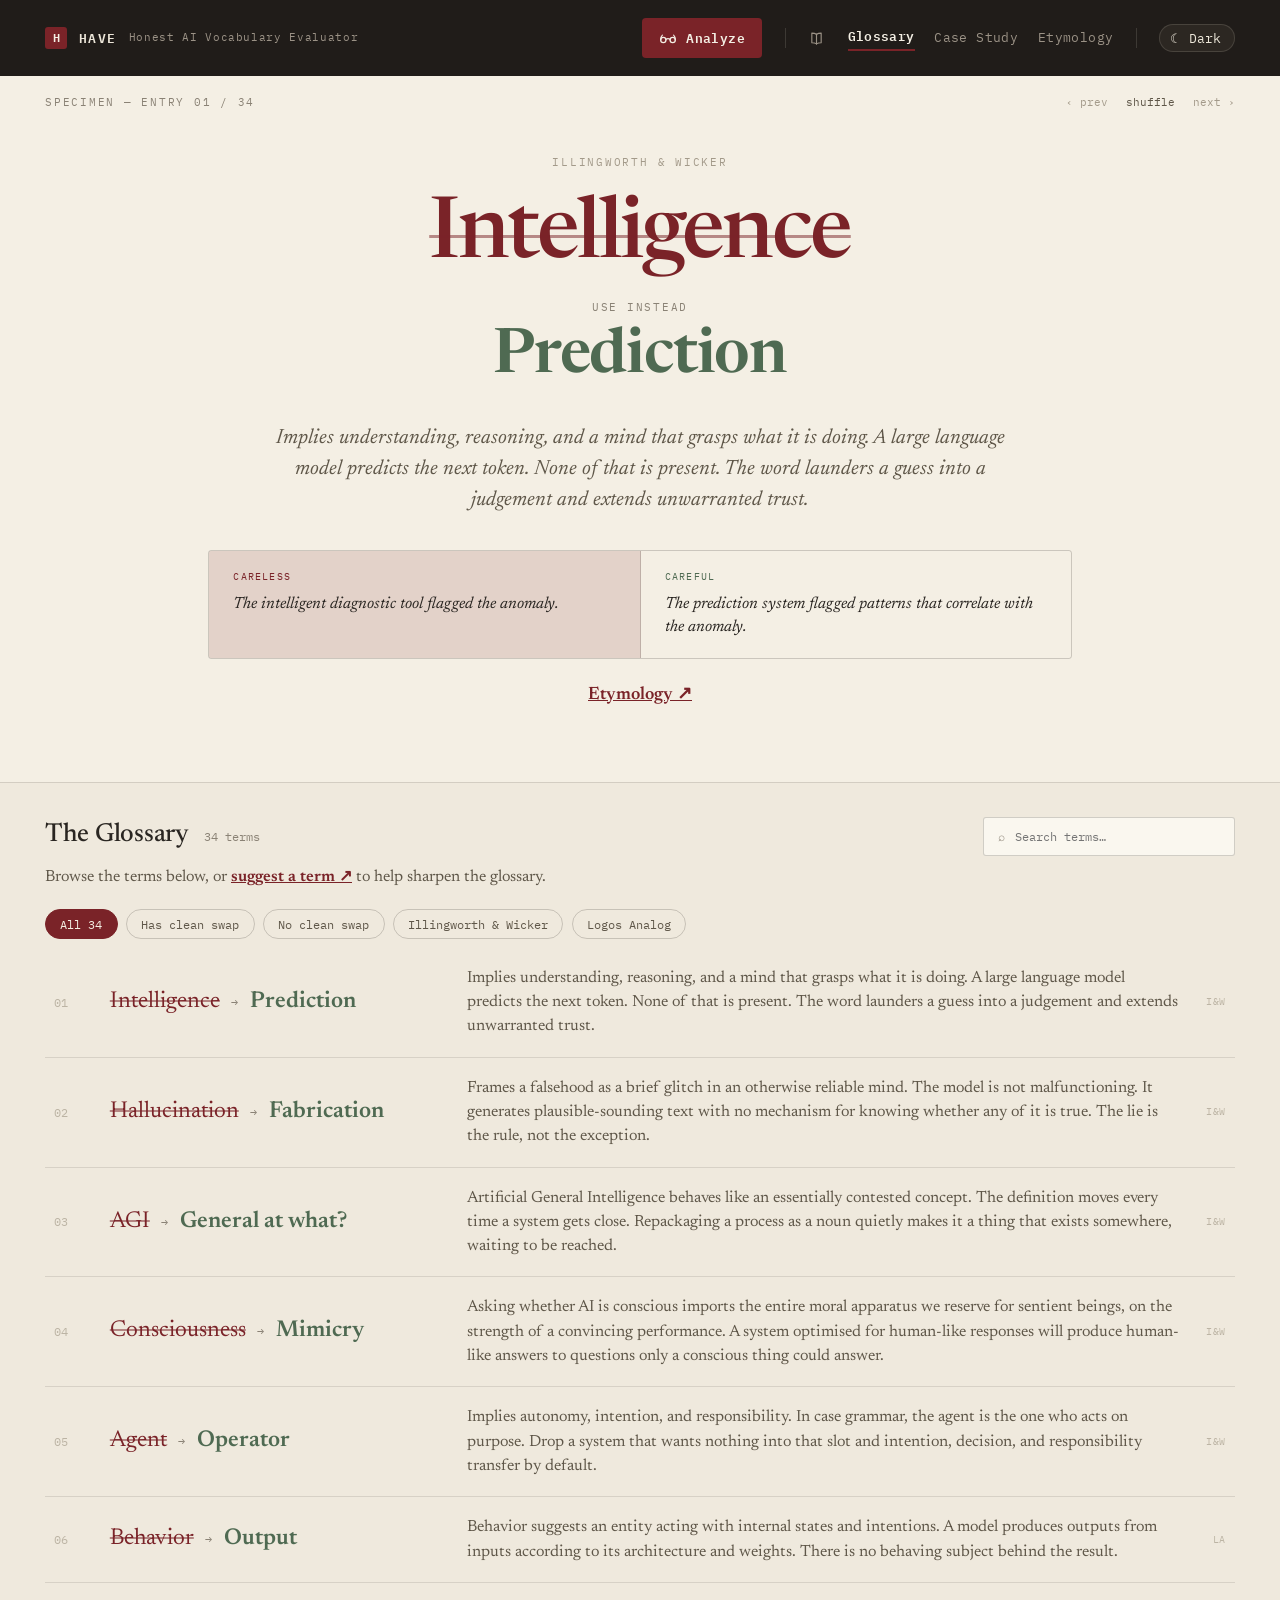
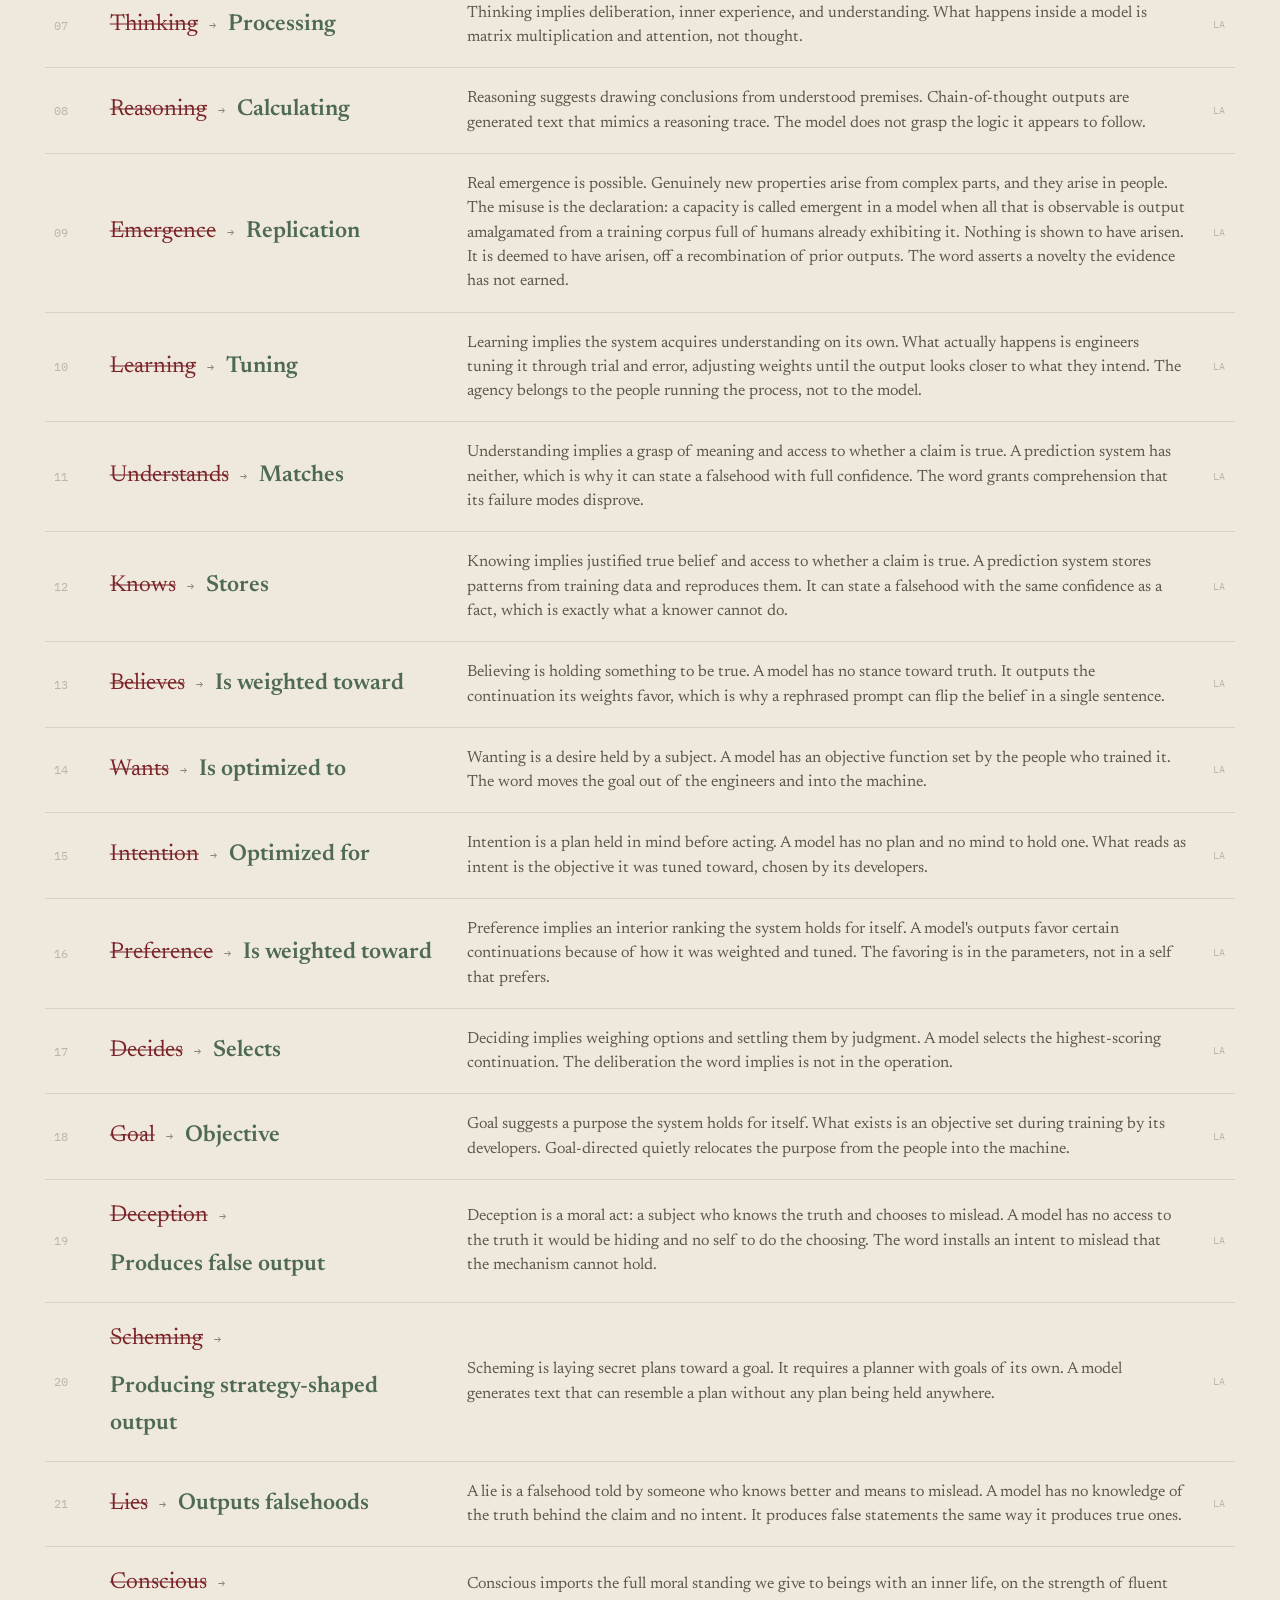
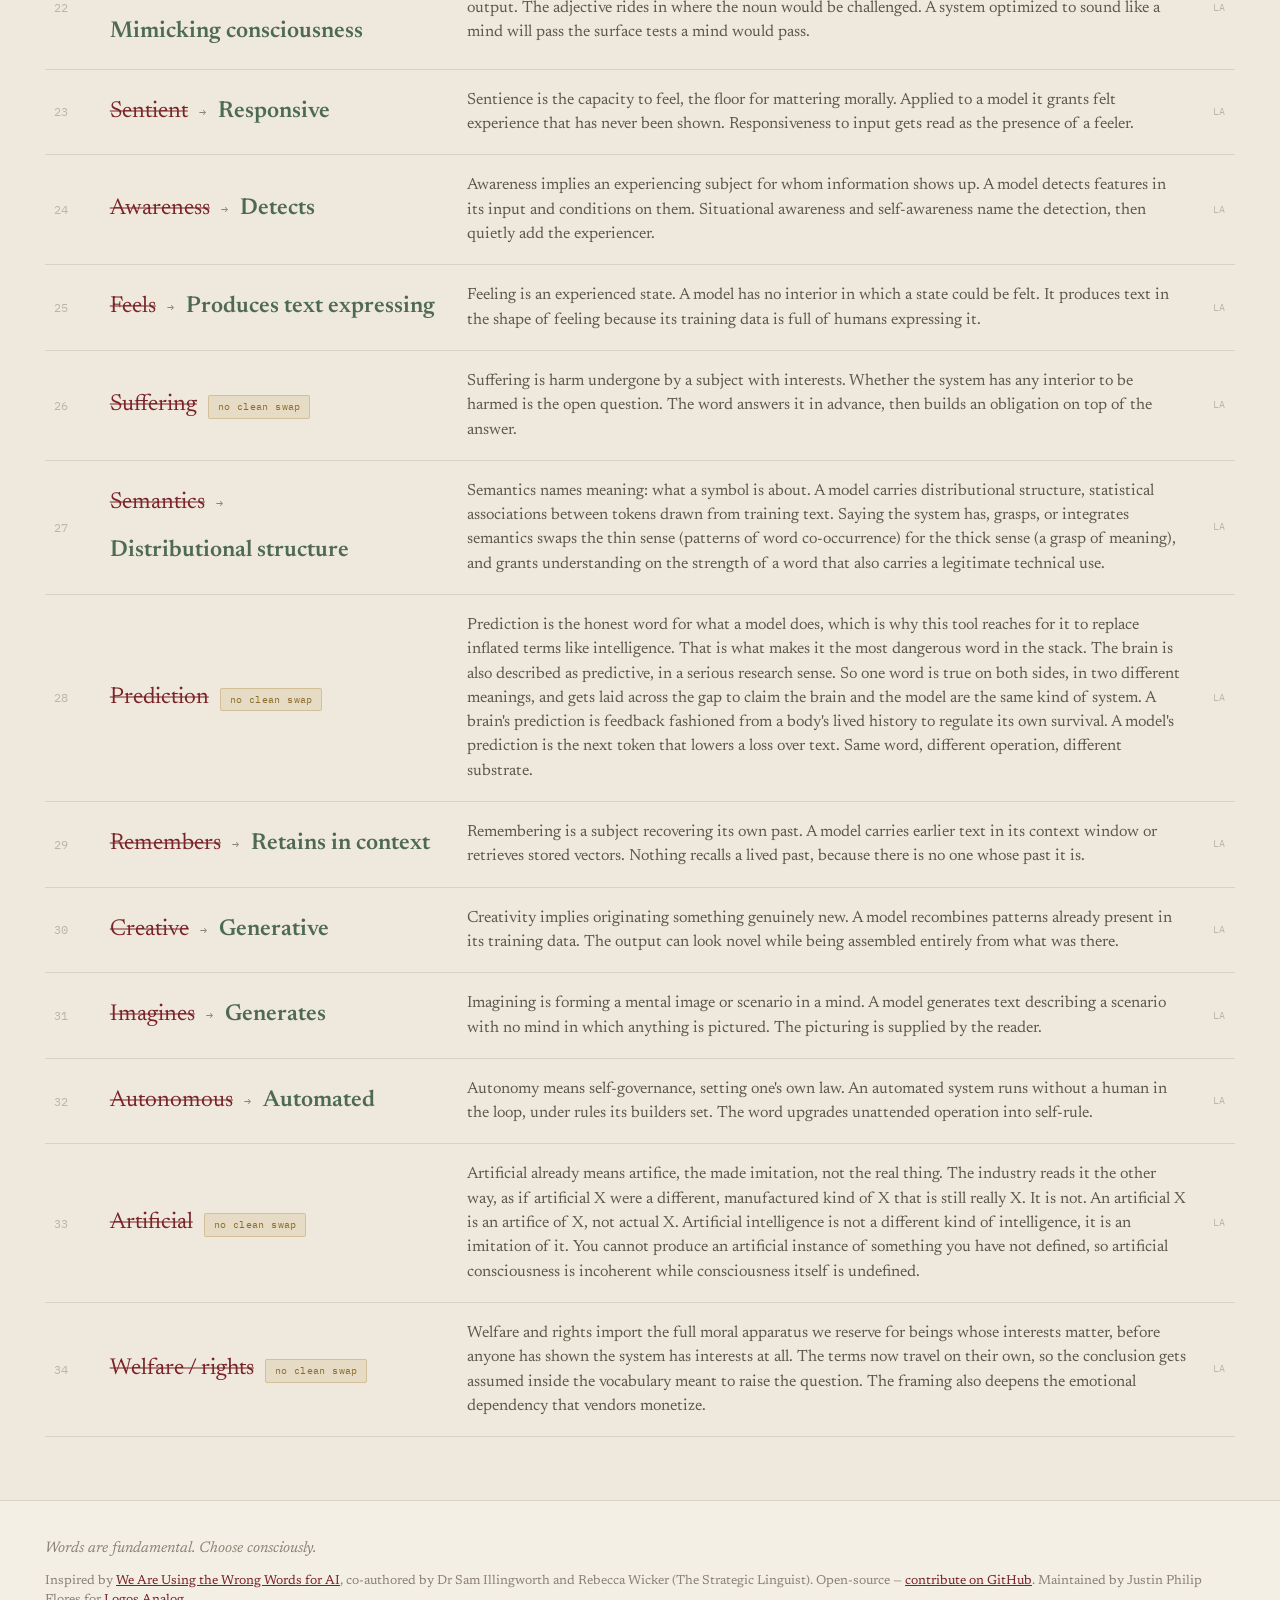
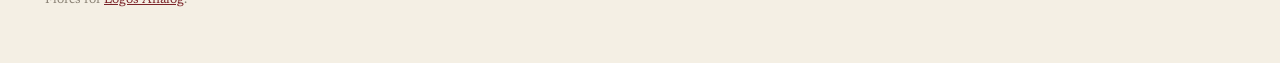
<file: index.html>
<!DOCTYPE html>
<html lang="en">
<head>
  <meta charset="UTF-8">
  <meta name="viewport" content="width=device-width, initial-scale=1">
  <title>Honest AI Vocabulary Evaluator</title>
  <meta name="description" content="A glossary and practice tool for writers who want AI terminology that does not import more meaning than is warranted.">
  <meta name="theme-color" content="#201c19">
  <link rel="icon" href="favicon.ico" sizes="any">
  <link rel="icon" href="favicon.svg" type="image/svg+xml">
  <link rel="apple-touch-icon" href="apple-touch-icon.png">
  <link rel="manifest" href="manifest.webmanifest">
  <link rel="stylesheet" href="css/style.css">
  <link rel="preconnect" href="https://fonts.googleapis.com">
  <link rel="preconnect" href="https://fonts.gstatic.com" crossorigin>
  <link href="https://fonts.googleapis.com/css2?family=Newsreader:ital,opsz,wght@0,6..72,300..700;1,6..72,300..600&family=IBM+Plex+Mono:wght@400;500;600&display=swap" rel="stylesheet">
  <script src="js/theme.js"></script>
</head>
<body>
  <div id="app" class="app" data-dark="0">
    <header class="site-chrome">
      <div class="chrome-brand">
        <span class="chrome-mark" aria-hidden="true">H</span>
        <span class="chrome-wordmark">HAVE</span>
        <span class="chrome-subtitle">Honest AI Vocabulary Evaluator</span>
      </div>
      <nav class="chrome-nav" aria-label="Main sections">
        <button type="button" class="chrome-cta tab" data-panel="analyze" id="tab-analyze">
          <svg class="chrome-cta-icon" width="18" height="13" viewBox="0 0 24 18" fill="none" stroke="currentColor" stroke-width="1.7" stroke-linecap="round" stroke-linejoin="round" aria-hidden="true"><circle cx="5.5" cy="11" r="3.6"></circle><circle cx="18.5" cy="11" r="3.6"></circle><path d="M9.1 11c0-1.1 1.1-1.8 2.9-1.8s2.9.7 2.9 1.8"></path><path d="M1.9 11C1.9 8 2.6 5.6 4.2 4.3"></path><path d="M22.1 11c0-3-.7-5.4-2.3-6.7"></path></svg>
          Analyze
        </button>
        <span class="chrome-divider" aria-hidden="true"></span>
        <span class="chrome-ref-icon" title="Reference" aria-hidden="true">
          <svg width="17" height="17" viewBox="0 0 24 24" fill="none" stroke="currentColor" stroke-width="1.6" stroke-linecap="round" stroke-linejoin="round"><path d="M12 6c-1.6-1-4.1-1.6-6.6-1.6V18C8 18 10.4 18.6 12 19.6"></path><path d="M12 6c1.6-1 4.1-1.6 6.6-1.6V18C16 18 13.6 18.6 12 19.6"></path><path d="M12 6v13.6"></path></svg>
        </span>
        <div class="chrome-ref-tabs" role="tablist">
          <button type="button" class="chrome-ref-tab tab active" role="tab" aria-selected="true" data-panel="glossary" id="tab-glossary">Glossary</button>
          <button type="button" class="chrome-ref-tab tab" role="tab" aria-selected="false" data-panel="casestudy" id="tab-casestudy">Case&nbsp;Study</button>
          <button type="button" class="chrome-ref-tab tab" role="tab" aria-selected="false" data-panel="etymology" id="tab-etymology">Etymology</button>
        </div>
        <span class="chrome-divider" aria-hidden="true"></span>
        <button type="button" class="chrome-theme" id="theme-toggle" aria-label="Toggle dark mode">
          <span id="theme-glyph" aria-hidden="true">☾</span>
          <span id="theme-label">Dark</span>
        </button>
      </nav>
    </header>

    <main class="app-main">
      <!-- Glossary -->
      <section id="panel-glossary" class="panel active" role="tabpanel" aria-labelledby="tab-glossary">
        <div class="specimen-nav">
          <span id="specimen-label" class="mono-eyebrow">Specimen</span>
          <span class="specimen-controls mono-eyebrow">
            <button type="button" class="text-btn" id="specimen-prev">‹ prev</button>
            <button type="button" class="text-btn specimen-shuffle" id="specimen-shuffle">shuffle</button>
            <button type="button" class="text-btn" id="specimen-next">next ›</button>
          </span>
        </div>
        <div id="specimen-hero" class="specimen-hero"></div>

        <div class="glossary-index">
          <div class="glossary-index-head">
            <div class="glossary-index-title">
              <h2>The Glossary</h2>
              <span id="glossary-count" class="mono-muted"></span>
            </div>
            <label class="glossary-search-wrap">
              <span class="visually-hidden">Search terms</span>
              <span class="search-icon" aria-hidden="true">⌕</span>
              <input type="search" id="glossary-search" placeholder="Search terms…" autocomplete="off">
            </label>
          </div>
          <p class="glossary-intro">Browse the terms below, or <button type="button" class="link-btn" id="suggest-open">suggest a term ↗</button> to help sharpen the glossary.</p>
          <div class="filter-group" id="source-filters" aria-label="Filter by source"></div>
          <div id="glossary-list" class="glossary-list"></div>
        </div>
      </section>

      <!-- Case Study -->
      <section id="panel-casestudy" class="panel" role="tabpanel" aria-labelledby="tab-casestudy" hidden>
        <div class="panel-lead">
          <p class="mono-eyebrow">Reference · careful rewrites, annotated</p>
          <h1 class="panel-title">Case Study</h1>
          <p class="panel-dek">Worked examples: hype-laden passages recast in careful language, with the reasoning shown. Study them to build the instinct — and one day you won’t need the tool.</p>
        </div>
        <div class="case-meta">
          <span id="case-label" class="mono-eyebrow"></span>
          <span class="case-controls mono-eyebrow">
            <button type="button" class="text-btn" id="case-prev">‹ prev case</button>
            <button type="button" class="text-btn" id="case-next">next case ›</button>
          </span>
        </div>
        <div class="case-columns">
          <div class="case-col case-before">
            <p class="mono-eyebrow case-col-label">— Before · as written</p>
            <p id="case-before-text" class="case-prose"></p>
          </div>
          <div class="case-col case-after">
            <p class="mono-eyebrow case-col-label">+ After · careful</p>
            <p id="case-after-text" class="case-prose"></p>
          </div>
        </div>
        <div class="case-notes">
          <p class="mono-eyebrow">Notes — what changed, and why</p>
          <p class="case-notes-dek">Read the swaps as a set. The passage loses nothing true about the product — only the borrowed mind it never had.</p>
          <div id="case-moves" class="case-moves"></div>
        </div>
        <div class="case-more">
          <div class="case-more-head">
            <h2>More cases</h2>
            <span id="case-more-count" class="mono-muted"></span>
          </div>
          <div id="case-index" class="case-index"></div>
        </div>
      </section>

      <!-- Etymology -->
      <section id="panel-etymology" class="panel" role="tabpanel" aria-labelledby="tab-etymology" hidden>
        <div class="etymology-search-block">
          <p class="mono-eyebrow">Word lineage · why the metaphor sticks</p>
          <div class="etymology-toolbar">
            <label class="visually-hidden" for="etymology-word">Word</label>
            <input type="search" id="etymology-word" placeholder="e.g. intelligence, agent, hallucinate" autocomplete="off">
            <button type="button" class="btn primary" id="etymology-analyze">Search</button>
          </div>
          <p class="etymology-notice">Etymology data from <a href="https://en.wiktionary.org/" rel="noopener noreferrer">Wiktionary</a>, licensed CC BY-SA. Results are cached so repeat lookups do not re-fetch. Each result also links to the matching <a href="https://www.etymonline.com/" rel="noopener noreferrer">Etymonline</a> page for comparison.</p>
          <div class="etymology-suggestions" id="etymology-suggestions" aria-label="Suggested words"></div>
          <div class="etymology-feedback" id="etymology-feedback" aria-live="polite"></div>
        </div>
        <div id="etymology-featured" class="etymology-featured" hidden></div>
        <div class="etymology-index">
          <div class="etymology-index-head">
            <h2>Other lineages</h2>
            <span id="etymology-index-count" class="mono-muted"></span>
          </div>
          <div id="etymology-index-list" class="etymology-index-list"></div>
        </div>
      </section>

      <!-- Analyze -->
      <section id="panel-analyze" class="panel" role="tabpanel" aria-labelledby="tab-analyze" hidden>
        <div class="analyze-head">
          <div class="analyze-head-copy">
            <p class="mono-eyebrow">Working tool</p>
            <h1 class="panel-title">Analyze your prose</h1>
            <p class="panel-dek">Paste a draft. HAVE marks the words that import more meaning than is warranted — and proposes a careful one to use instead.</p>
          </div>
          <div class="analyze-head-actions">
            <button type="button" class="btn" id="analyze-paste">Paste text</button>
            <button type="button" class="btn careful" id="analyze-apply-all" disabled>Apply all careful swaps</button>
          </div>
        </div>
        <div class="analyze-stats" id="analyze-stats" hidden>
          <div class="analyze-stat">
            <span class="analyze-stat-num" id="stat-terms">0</span>
            <span class="mono-muted">loaded terms</span>
          </div>
          <span class="analyze-stat-rule" aria-hidden="true"></span>
          <div class="analyze-stat">
            <span class="analyze-stat-num analyze-stat-ink" id="stat-words">0</span>
            <span class="mono-muted">words</span>
          </div>
          <span class="analyze-stat-rule" aria-hidden="true"></span>
          <div class="analyze-meter">
            <div class="analyze-meter-labels mono-eyebrow">
              <span>Carefulness</span>
              <span id="stat-careful-label"></span>
            </div>
            <div class="analyze-meter-bar" id="stat-careful-bar" role="presentation"></div>
          </div>
        </div>
        <div class="analyze-workbench">
          <div class="analyze-manuscript">
            <label class="visually-hidden" for="analyze-input">Text to analyze</label>
            <p class="mono-eyebrow analyze-draft-label">Your draft</p>
            <textarea id="analyze-input" class="analyze-input" rows="10" placeholder="Paste a paragraph or a draft here."></textarea>
            <div class="analyze-toolbar">
              <button type="button" class="btn primary" id="analyze-run">Analyze</button>
              <button type="button" class="btn" id="analyze-clear">Clear</button>
            </div>
            <p class="analyze-summary" id="analyze-summary" aria-live="polite"></p>
            <div class="analyze-output-wrap" id="analyze-output-wrap" hidden>
              <div class="analyze-output" id="analyze-output"></div>
              <p class="analyze-tip mono-muted">Tip — a mark is not a verdict. Some loaded words are the right ones; HAVE’s job is to make the choice <em>conscious</em>, not automatic.</p>
            </div>
          </div>
          <aside class="analyze-margin" id="analyze-margin" aria-label="Editor's marks">
            <p class="mono-eyebrow" id="margin-title">Editor’s marks</p>
            <div id="analyze-detail" class="analyze-detail" hidden></div>
            <div id="analyze-findings" class="analyze-findings"></div>
          </aside>
        </div>
      </section>
    </main>

    <footer class="site-footer">
      <p>Words are fundamental. Choose consciously.</p>
      <p class="footer-attribution">Inspired by <a href="https://theslowai.substack.com/p/wrong-words-for-ai" rel="noopener">We Are Using the Wrong Words for AI</a>, co-authored by Dr Sam Illingworth and Rebecca Wicker (The Strategic Linguist). Open-source — <a href="https://github.com/Himalogic/Honest-AI-Vocab-Evaluator" rel="noopener">contribute on GitHub</a>. Maintained by Justin Philip Flores for <a href="https://logosanalog.com" rel="noopener" target="_blank">Logos Analog</a>.</p>
    </footer>
  </div>

  <dialog id="suggest-dialog" class="suggest-dialog" aria-labelledby="suggest-title">
    <form id="suggest-form" class="suggest-form">
      <h2 id="suggest-title">Suggest a term</h2>
      <p class="suggest-intro">Fill in what you can. When you continue, we hand these answers to GitHub with the fields already filled in. You sign in or make a free account, check two quick agreement boxes, and submit. Nothing is sent from this page.</p>

      <label class="suggest-field">
        <span>The misleading term <span class="suggest-req">*</span></span>
        <input type="text" id="sg-misleading" placeholder="e.g. understands" autocomplete="off" required>
      </label>

      <label class="suggest-field">
        <span>A more careful replacement <span class="suggest-req">*</span></span>
        <input type="text" id="sg-replacement" placeholder="e.g. matches" autocomplete="off" required>
        <small>If there is no clean one-word swap, write "no clean swap" and explain below.</small>
      </label>

      <label class="suggest-field">
        <span>Why it misleads <span class="suggest-req">*</span></span>
        <textarea id="sg-problem" rows="3" placeholder="What unearned meaning does the common term smuggle in? One clean point." required></textarea>
      </label>

      <label class="suggest-field">
        <span>Example sentence, careless</span>
        <input type="text" id="sg-example-bad" placeholder="The model understands the user's intent." autocomplete="off">
      </label>

      <label class="suggest-field">
        <span>Example sentence, careful</span>
        <input type="text" id="sg-example-good" placeholder="The model matches the prompt to patterns in its training data." autocomplete="off">
      </label>

      <label class="suggest-field">
        <span>Source or credit</span>
        <input type="text" id="sg-source" placeholder="Your name or handle, or a link if it comes from elsewhere" autocomplete="off">
      </label>

      <p class="suggest-note">The license and good-faith agreement boxes are checked on GitHub when you submit.</p>
      <p class="suggest-error" id="suggest-error" role="alert" hidden></p>

      <div class="suggest-actions">
        <button type="button" class="btn" id="suggest-cancel">Cancel</button>
        <button type="submit" class="btn primary" id="suggest-continue">Continue to GitHub ↗</button>
      </div>
    </form>
  </dialog>

  <script src="js/terms.js"></script>
  <script src="js/app.js"></script>
  <script src="js/suggest.js"></script>
  <script src="js/analyze.js"></script>
</body>
</html>
</file>
<file: css/style.css>
:root {
  --bg: #f4efe4;
  --panel: #efe9dd;
  --card: #faf7ef;
  --ink: #2a2622;
  --ink-soft: #5f5749;
  --ink-faint: #8a8275;
  --mono-faint: #a39a8a;
  --faintest: #bcb4a4;
  --rule: rgba(42, 38, 34, 0.14);
  --rule-soft: rgba(42, 38, 34, 0.12);
  --rule-strong: rgba(42, 38, 34, 0.2);
  --ox: #7a2328;
  --ox-strong: #5d1a1e;
  --ox-tint: rgba(122, 35, 40, 0.14);
  --ox-line: rgba(122, 35, 40, 0.5);
  --careful: #4f6a52;
  --careful-tint: rgba(79, 106, 82, 0.13);
  --careful-line: rgba(79, 106, 82, 0.45);
  --amber: #8a6d2c;
  --amber-bg: rgba(176, 138, 60, 0.14);
  --amber-line: rgba(176, 138, 60, 0.34);
  --bar-bg: #201c19;
  --bar-ink: #ece6d9;
  --bar-faint: #9b9286;
  --bar-rule: rgba(236, 230, 217, 0.14);
  --bar-chip: #2c2722;
  --radius: 3px;
  --font-serif: "Newsreader", Georgia, serif;
  --font-mono: "IBM Plex Mono", ui-monospace, monospace;
  color-scheme: light;
}

html[data-dark="1"] {
  --bg: #171b21;
  --panel: #1c2229;
  --card: #232a33;
  --ink: #e8ebef;
  --ink-soft: #b4bac3;
  --ink-faint: #8a919c;
  --mono-faint: #6d7580;
  --faintest: #565e68;
  --rule: rgba(210, 218, 228, 0.12);
  --rule-soft: rgba(210, 218, 228, 0.08);
  --rule-strong: rgba(210, 218, 228, 0.2);
  --ox: #a5304c;
  --ox-strong: #7a2328;
  --ox-tint: rgba(165, 48, 76, 0.2);
  --ox-line: rgba(198, 94, 130, 0.6);
  --careful: #88a98a;
  --careful-tint: rgba(136, 169, 138, 0.14);
  --careful-line: rgba(136, 169, 138, 0.45);
  --amber: #c7a155;
  --amber-bg: rgba(199, 161, 85, 0.14);
  --amber-line: rgba(199, 161, 85, 0.3);
  --bar-bg: #11151a;
  --bar-ink: #e8ebef;
  --bar-faint: #7a828d;
  --bar-rule: rgba(210, 218, 228, 0.12);
  --bar-chip: #1a2028;
  color-scheme: dark;
}

*, *::before, *::after { box-sizing: border-box; }

html { font-size: 18px; scroll-behavior: smooth; }

body {
  margin: 0;
  font-family: var(--font-serif);
  color: var(--ink);
  background: var(--bg);
  line-height: 1.6;
}

.app {
  min-height: 100vh;
  display: flex;
  flex-direction: column;
  background: var(--bg);
}

.visually-hidden {
  position: absolute;
  width: 1px;
  height: 1px;
  padding: 0;
  margin: -1px;
  overflow: hidden;
  clip: rect(0, 0, 0, 0);
  border: 0;
}

.mono-eyebrow {
  font-family: var(--font-mono);
  font-size: 0.61rem;
  letter-spacing: 0.16em;
  text-transform: uppercase;
  color: var(--ink-faint);
}

.mono-muted {
  font-family: var(--font-mono);
  font-size: 0.67rem;
  color: var(--ink-faint);
}

.panel-title {
  font-size: 2.1rem;
  font-weight: 400;
  margin: 0 0 0.45rem;
  letter-spacing: -0.02em;
  line-height: 1.15;
}

.panel-dek {
  font-size: 0.95rem;
  font-style: italic;
  line-height: 1.5;
  color: var(--ink-soft);
  margin: 0;
  max-width: 38rem;
}

.panel-lead {
  padding: 1.9rem 2.5rem 1rem;
  max-width: 48rem;
}

/* Chrome */
.site-chrome {
  display: flex;
  align-items: center;
  justify-content: space-between;
  gap: 1rem;
  flex-wrap: wrap;
  padding: 1rem 2.5rem;
  background: var(--bar-bg);
  color: var(--bar-ink);
}

.chrome-brand {
  display: flex;
  align-items: center;
  gap: 0.65rem;
  flex-wrap: wrap;
}

.chrome-mark {
  width: 22px;
  height: 22px;
  border-radius: var(--radius);
  background: var(--ox);
  display: inline-flex;
  align-items: center;
  justify-content: center;
  color: #f4efe4;
  font-family: var(--font-mono);
  font-size: 0.67rem;
  font-weight: 600;
}

.chrome-wordmark {
  font-family: var(--font-mono);
  font-size: 0.72rem;
  letter-spacing: 0.12em;
  font-weight: 600;
}

.chrome-subtitle {
  font-family: var(--font-mono);
  font-size: 0.61rem;
  letter-spacing: 0.06em;
  color: var(--bar-faint);
}

.chrome-nav {
  display: flex;
  align-items: center;
  gap: 1.25rem;
  flex-wrap: wrap;
  font-family: var(--font-mono);
  font-size: 0.7rem;
  letter-spacing: 0.03em;
}

.chrome-cta {
  display: inline-flex;
  align-items: center;
  gap: 0.5rem;
  color: #f4efe4;
  font-weight: 600;
  background: var(--ox);
  padding: 0.5rem 0.95rem;
  border: none;
  border-radius: 4px;
  cursor: pointer;
  font-family: inherit;
  font-size: inherit;
  letter-spacing: inherit;
}

.chrome-cta:hover,
.chrome-cta.active {
  background: var(--ox-strong);
}

.chrome-cta-icon { display: block; }

.chrome-divider {
  width: 1px;
  height: 20px;
  background: var(--bar-rule);
}

.chrome-ref-icon {
  display: inline-flex;
  color: var(--bar-faint);
}

.chrome-ref-tabs {
  display: flex;
  gap: 1.1rem;
}

.chrome-ref-tab {
  background: none;
  border: none;
  padding: 0 0 2px;
  color: var(--bar-faint);
  cursor: pointer;
  font-family: inherit;
  font-size: inherit;
  letter-spacing: inherit;
}

.chrome-ref-tab:hover { color: var(--bar-ink); }

.chrome-ref-tab.active {
  color: #f4efe4;
  font-weight: 600;
  border-bottom: 2px solid var(--ox);
}

.chrome-theme {
  display: inline-flex;
  align-items: center;
  gap: 0.4rem;
  color: var(--bar-ink);
  border: 1px solid var(--bar-rule);
  border-radius: 20px;
  padding: 0.3rem 0.7rem 0.3rem 0.55rem;
  background: var(--bar-chip);
  cursor: pointer;
  font-family: inherit;
  font-size: inherit;
}

.app-main { flex: 1; }

.panel { display: none; }
.panel.active { display: block; }

/* Buttons */
.btn {
  font-family: var(--font-mono);
  font-size: 0.67rem;
  font-weight: 600;
  padding: 0.5rem 0.9rem;
  border: 1px solid var(--rule-strong);
  border-radius: var(--radius);
  background: var(--card);
  cursor: pointer;
  color: var(--ink-soft);
}

.btn:hover { color: var(--ink); }

.btn:disabled {
  opacity: 0.45;
  cursor: default;
}

.btn.primary {
  background: var(--ox);
  color: #f4efe4;
  border-color: var(--ox);
}

.btn.primary:hover { background: var(--ox-strong); }

.btn.careful {
  background: var(--careful);
  color: #f4efe4;
  border-color: var(--careful);
}

.link-btn,
.text-btn {
  font: inherit;
  font-weight: 600;
  color: var(--ox);
  background: none;
  border: none;
  padding: 0;
  cursor: pointer;
  text-decoration: underline;
}

.text-btn {
  text-decoration: none;
  color: var(--mono-faint);
  font-family: var(--font-mono);
  font-size: inherit;
  font-weight: 400;
}

.text-btn:hover,
.specimen-shuffle { color: var(--ink-soft); }

/* Glossary */
.specimen-nav {
  display: flex;
  align-items: center;
  justify-content: space-between;
  padding: 1rem 2.5rem 0;
}

.specimen-controls {
  display: flex;
  gap: 1rem;
}

.specimen-hero {
  display: flex;
  flex-direction: column;
  align-items: center;
  text-align: center;
  padding: 1.75rem 2.5rem 3rem;
}

.specimen-category {
  margin-bottom: 1.5rem;
  color: var(--mono-faint);
}

.specimen-careless {
  font-size: clamp(2.8rem, 8vw, 4.7rem);
  line-height: 0.92;
  font-weight: 500;
  letter-spacing: -0.03em;
  color: var(--ox);
  text-decoration: line-through;
  text-decoration-thickness: 3px;
  text-decoration-color: var(--ox-line);
}

.specimen-swap-label {
  margin: 1.25rem 0 0.65rem;
}

.specimen-careful {
  font-size: clamp(2rem, 6vw, 3.45rem);
  line-height: 0.95;
  font-weight: 600;
  letter-spacing: -0.02em;
  color: var(--careful);
}

.specimen-flag {
  display: inline-block;
  margin-top: 1rem;
  font-family: var(--font-mono);
  font-size: 0.56rem;
  letter-spacing: 0.04em;
  color: var(--amber);
  background: var(--amber-bg);
  border: 1px solid var(--amber-line);
  padding: 0.15rem 0.45rem;
  border-radius: 2px;
}

.specimen-why {
  font-size: 1.15rem;
  font-style: italic;
  line-height: 1.5;
  color: var(--ink-soft);
  max-width: 41rem;
  margin: 2rem 0 0;
}

.specimen-examples {
  display: flex;
  margin-top: 1.9rem;
  border: 1px solid var(--rule-strong);
  border-radius: var(--radius);
  overflow: hidden;
  max-width: 48rem;
  width: 100%;
}

.specimen-example {
  flex: 1;
  padding: 1rem 1.35rem;
  text-align: left;
}

.specimen-example.bad {
  background: var(--ox-tint);
  border-right: 1px solid var(--rule-strong);
}

.specimen-example-label {
  font-family: var(--font-mono);
  font-size: 0.56rem;
  letter-spacing: 0.12em;
  text-transform: uppercase;
  margin-bottom: 0.4rem;
}

.specimen-example.bad .specimen-example-label { color: var(--ox); }
.specimen-example.good .specimen-example-label { color: var(--careful); }

.specimen-example-text {
  font-style: italic;
  font-size: 0.9rem;
  line-height: 1.45;
}

.glossary-index {
  background: var(--panel);
  border-top: 1px solid var(--rule);
  padding: 1.75rem 2.5rem 3.5rem;
}

.glossary-index-head {
  display: flex;
  align-items: flex-end;
  justify-content: space-between;
  gap: 1rem;
  flex-wrap: wrap;
  margin-bottom: 0.5rem;
}

.glossary-index-title {
  display: flex;
  align-items: baseline;
  gap: 0.85rem;
}

.glossary-index-title h2 {
  font-size: 1.45rem;
  font-weight: 500;
  margin: 0;
  letter-spacing: -0.01em;
}

.glossary-intro {
  font-size: 0.9rem;
  color: var(--ink-soft);
  margin: 0 0 1rem;
}

.glossary-search-wrap {
  display: flex;
  align-items: center;
  gap: 0.45rem;
  font-family: var(--font-mono);
  font-size: 0.67rem;
  color: var(--ink-faint);
  border: 1px solid var(--rule-strong);
  border-radius: var(--radius);
  padding: 0.45rem 0.75rem;
  background: var(--card);
  min-width: 14rem;
}

.glossary-search-wrap input {
  border: none;
  background: transparent;
  font: inherit;
  color: var(--ink);
  width: 100%;
  min-width: 0;
}

.glossary-search-wrap input:focus { outline: none; }

.filter-group {
  display: flex;
  flex-wrap: wrap;
  gap: 0.45rem;
  margin: 1rem 0 0.5rem;
  font-family: var(--font-mono);
  font-size: 0.64rem;
}

.filter-btn {
  padding: 0.35rem 0.8rem;
  border-radius: 20px;
  border: 1px solid var(--rule-strong);
  background: transparent;
  color: var(--ink-soft);
  cursor: pointer;
  font-family: inherit;
  font-size: inherit;
}

.filter-btn.active {
  background: var(--ox);
  color: #f4efe4;
  border-color: var(--ox);
}

.glossary-list { margin-top: 0.5rem; }

.glossary-row {
  display: flex;
  align-items: center;
  gap: 1.5rem;
  padding: 1rem 0.5rem;
  border-bottom: 1px solid var(--rule-soft);
  cursor: pointer;
}

.glossary-row:hover { background: rgba(0, 0, 0, 0.02); }
[data-dark="1"] .glossary-row:hover { background: rgba(255, 255, 255, 0.03); }

.glossary-row-num {
  font-family: var(--font-mono);
  font-size: 0.67rem;
  color: var(--faintest);
  flex: none;
  width: 1.6rem;
}

.glossary-row-words {
  flex: none;
  width: min(330px, 40%);
  display: flex;
  align-items: baseline;
  gap: 0.65rem;
  flex-wrap: wrap;
}

.glossary-row-careless {
  font-size: 1.28rem;
  color: var(--ox);
  text-decoration: line-through;
  text-decoration-thickness: 1.5px;
  text-decoration-color: var(--ox-line);
}

.glossary-row-arrow {
  font-family: var(--font-mono);
  font-size: 0.67rem;
  color: var(--ink-faint);
}

.glossary-row-careful {
  font-size: 1.28rem;
  color: var(--careful);
  font-weight: 600;
}

.glossary-row-why {
  flex: 1;
  font-size: 0.9rem;
  line-height: 1.5;
  color: var(--ink-soft);
  min-width: 0;
}

.glossary-row-source {
  flex: none;
  font-family: var(--font-mono);
  font-size: 0.56rem;
  letter-spacing: 0.06em;
  color: var(--faintest);
}

.badge-no-swap {
  font-family: var(--font-mono);
  font-size: 0.56rem;
  letter-spacing: 0.04em;
  color: var(--amber);
  background: var(--amber-bg);
  border: 1px solid var(--amber-line);
  padding: 0.15rem 0.45rem;
  border-radius: 2px;
}

/* Case Study */
.case-meta {
  display: flex;
  align-items: center;
  justify-content: space-between;
  padding: 0.5rem 2.5rem 1.25rem;
}

.case-controls { display: flex; gap: 1.1rem; }

.case-columns {
  display: flex;
  border-top: 1px solid var(--rule);
}

.case-col {
  flex: 1;
  padding: 1.9rem 2.75rem 2.5rem;
}

.case-col.case-before { border-right: 1px solid var(--rule); }
.case-col.case-after { background: var(--careful-tint); }

.case-col-label { margin-bottom: 1.25rem; }
.case-col.case-before .case-col-label { color: var(--ox); }
.case-col.case-after .case-col-label { color: var(--careful); }

.case-prose {
  font-size: 1.15rem;
  line-height: 1.8;
  max-width: 35rem;
  margin: 0;
  text-wrap: pretty;
}

.case-mark-ox {
  background: none;
  color: var(--ox);
  border-bottom: 2px solid var(--ox-line);
  padding-bottom: 1px;
}

.case-mark-careful {
  background: none;
  color: var(--careful);
  font-weight: 600;
  border-bottom: 2px solid var(--careful-line);
  padding-bottom: 1px;
}

.case-notes {
  background: var(--panel);
  border-top: 1px solid var(--rule);
  padding: 1.75rem 2.5rem 3rem;
}

.case-notes-dek {
  font-style: italic;
  font-size: 0.85rem;
  color: var(--ink-soft);
  margin: 0 0 1.25rem;
  max-width: 42rem;
}

.case-move {
  display: flex;
  align-items: baseline;
  gap: 1.35rem;
  padding: 0.85rem 0.5rem;
  border-bottom: 1px solid var(--rule-soft);
}

.case-move-num {
  font-family: var(--font-mono);
  font-size: 0.61rem;
  color: var(--faintest);
  flex: none;
  width: 1.4rem;
}

.case-move-words {
  flex: none;
  width: min(300px, 38%);
  display: flex;
  align-items: baseline;
  gap: 0.65rem;
  flex-wrap: wrap;
}

.case-move-from {
  font-size: 1.1rem;
  color: var(--ox);
  text-decoration: line-through;
  text-decoration-thickness: 1.5px;
  text-decoration-color: var(--ox-line);
}

.case-move-to {
  font-size: 1.1rem;
  color: var(--careful);
  font-weight: 600;
}

.case-move-why {
  flex: 1;
  font-size: 0.9rem;
  line-height: 1.5;
  color: var(--ink-soft);
}

.case-more {
  padding: 1.75rem 2.5rem 3.5rem;
}

.case-more-head {
  display: flex;
  align-items: baseline;
  gap: 0.85rem;
  margin-bottom: 1rem;
}

.case-more-head h2 {
  font-size: 1.35rem;
  font-weight: 500;
  margin: 0;
}

.case-index-row {
  display: flex;
  align-items: baseline;
  gap: 1.5rem;
  padding: 1rem 0.5rem;
  border-bottom: 1px solid var(--rule-soft);
  cursor: pointer;
}

.case-index-row:hover { opacity: 0.85; }

.case-index-num {
  font-family: var(--font-mono);
  font-size: 0.67rem;
  color: var(--faintest);
  flex: none;
  width: 2rem;
}

.case-index-title {
  flex: none;
  width: min(260px, 35%);
  font-size: 1.1rem;
}

.case-index-teaser {
  flex: 1;
  font-size: 0.9rem;
  color: var(--ink-soft);
  line-height: 1.5;
}

/* Etymology */
.etymology-search-block {
  padding: 1.9rem 2.5rem 1rem;
}

.etymology-toolbar {
  display: flex;
  flex-wrap: wrap;
  gap: 0.5rem;
  align-items: center;
  margin: 1rem 0 0.75rem;
}

#etymology-word {
  flex: 1;
  min-width: 12rem;
  padding: 0.5rem 0.75rem;
  border: 1px solid var(--rule-strong);
  border-radius: var(--radius);
  font: inherit;
  color: var(--ink);
  background: var(--card);
}

.etymology-notice {
  font-size: 0.82rem;
  color: var(--amber);
  background: var(--amber-bg);
  border: 1px solid var(--amber-line);
  border-radius: var(--radius);
  padding: 0.65rem 0.85rem;
  margin: 0 0 0.75rem;
}

.etymology-notice a { color: var(--ox); }

.etymology-suggestions {
  display: flex;
  flex-wrap: wrap;
  gap: 0.35rem;
  margin-bottom: 0.75rem;
}

.suggestion-btn {
  font-family: var(--font-mono);
  font-size: 0.72rem;
  padding: 0.2rem 0.55rem;
  border: 1px solid var(--rule-strong);
  border-radius: 999px;
  background: transparent;
  color: var(--ink-faint);
  cursor: pointer;
}

.suggestion-btn:hover {
  color: var(--ink);
  border-color: var(--ox);
}

.etymology-feedback {
  min-height: 1.25rem;
  font-size: 0.9rem;
  margin-bottom: 0.75rem;
}

.etymology-feedback.loading { color: var(--ink-faint); }
.etymology-feedback.error { color: var(--ox); }

.etymology-featured {
  border-top: 1px solid var(--rule);
  border-bottom: 1px solid var(--rule);
}

.etymology-featured-inner {
  display: flex;
}

.etymology-word-col {
  flex: none;
  width: min(430px, 100%);
  padding: 2.25rem 2.75rem 3rem;
  border-right: 1px solid var(--rule);
}

.etymology-headword {
  font-size: clamp(2.2rem, 5vw, 3.45rem);
  font-weight: 500;
  margin: 0;
  letter-spacing: -0.025em;
  line-height: 1;
}

.etymology-meta {
  display: flex;
  align-items: baseline;
  gap: 0.65rem;
  margin: 1rem 0 0;
  font-family: var(--font-mono);
  font-size: 0.7rem;
  color: var(--ink-faint);
}

.etymology-card-block {
  margin-top: 1.75rem;
  padding: 1.1rem 1.25rem;
  background: var(--card);
  border: 1px solid var(--rule);
  border-radius: var(--radius);
}

.etymology-card-label {
  font-family: var(--font-mono);
  font-size: 0.56rem;
  letter-spacing: 0.12em;
  text-transform: uppercase;
  color: var(--mono-faint);
  margin-bottom: 0.45rem;
}

.etymology-card-text {
  margin: 0;
  font-size: 1rem;
  line-height: 1.55;
}

.etymology-import {
  margin-top: 1.1rem;
  padding-left: 1.1rem;
  border-left: 2px solid var(--ox-line);
}

.etymology-import-label {
  font-family: var(--font-mono);
  font-size: 0.56rem;
  letter-spacing: 0.12em;
  text-transform: uppercase;
  color: var(--ox);
  margin-bottom: 0.45rem;
}

.etymology-careful-block {
  margin-top: 1.6rem;
}

.etymology-careful-link {
  display: flex;
  align-items: baseline;
  gap: 0.65rem;
}

.etymology-careful-detail {
  margin-top: 1rem;
}

.etymology-careful-text {
  margin: 0.85rem 0 0;
  font-size: 1rem;
  line-height: 1.55;
  color: var(--ink-soft);
}

.etymology-careful-link a {
  font-size: 1.35rem;
  color: var(--careful);
  font-weight: 600;
  text-decoration: none;
}

.etymology-careful-link a:hover { text-decoration: underline; }

.etymology-shift-col {
  flex: 1;
  padding: 2.25rem 3rem 3rem;
  min-width: 0;
}

.etymology-shift-title {
  margin-bottom: 1.85rem;
}

.etymology-timeline-item {
  display: flex;
  gap: 1.5rem;
  padding-bottom: 1.6rem;
}

.etymology-timeline-when {
  flex: none;
  width: 6rem;
  text-align: right;
  font-family: var(--font-mono);
  font-size: 0.72rem;
  color: var(--ox);
  padding-top: 2px;
}

.etymology-timeline-rail {
  flex: none;
  display: flex;
  flex-direction: column;
  align-items: center;
}

.etymology-timeline-dot {
  width: 11px;
  height: 11px;
  border-radius: 50%;
  background: var(--ox);
  margin-top: 5px;
}

.etymology-timeline-line {
  flex: 1;
  width: 2px;
  background: var(--rule-strong);
  margin-top: 4px;
}

.etymology-timeline-body { flex: 1; min-width: 0; }

.etymology-timeline-title {
  font-size: 1.05rem;
  font-weight: 600;
  margin-bottom: 0.25rem;
}

.etymology-timeline-text {
  margin: 0;
  font-size: 0.92rem;
  line-height: 1.55;
  color: var(--ink-soft);
  max-width: 32rem;
}

.etymology-shift-placeholder {
  font-size: 0.95rem;
  font-style: italic;
  line-height: 1.55;
  color: var(--ink-soft);
  max-width: 32rem;
}

.etymology-wikt-block {
  margin-top: 1rem;
}

.etymology-list,
.definition-list {
  margin: 0;
  padding-left: 1.25rem;
  font-size: 0.92rem;
  line-height: 1.55;
}

.etymology-attribution {
  font-size: 0.72rem;
  color: var(--ink-faint);
  margin-top: 1.25rem;
}

.etymology-index {
  background: var(--panel);
  padding: 1.75rem 2.5rem 3.5rem;
}

.etymology-index-head {
  display: flex;
  align-items: baseline;
  gap: 0.85rem;
  margin-bottom: 1rem;
}

.etymology-index-head h2 {
  font-size: 1.35rem;
  font-weight: 500;
  margin: 0;
}

.etymology-index-row {
  display: flex;
  align-items: baseline;
  gap: 1.5rem;
  padding: 1rem 0.5rem;
  border-bottom: 1px solid var(--rule-soft);
  cursor: pointer;
}

.etymology-index-row:hover { opacity: 0.85; }

.etymology-index-word {
  flex: none;
  width: min(170px, 28%);
  font-size: 1.15rem;
}

.etymology-index-root {
  flex: none;
  width: min(230px, 32%);
  font-size: 0.95rem;
  font-style: italic;
  color: var(--ox);
}

.etymology-index-import {
  flex: 1;
  font-size: 0.9rem;
  line-height: 1.5;
  color: var(--ink-soft);
}

/* Analyze */
.analyze-head {
  display: flex;
  align-items: flex-end;
  justify-content: space-between;
  gap: 1.5rem;
  flex-wrap: wrap;
  padding: 1.9rem 2.5rem 1.25rem;
}

.analyze-head-actions {
  display: flex;
  gap: 0.55rem;
  flex-wrap: wrap;
}

.analyze-stats {
  display: flex;
  align-items: center;
  gap: 1.6rem;
  flex-wrap: wrap;
  padding: 0 2.5rem 1.25rem;
}

.analyze-stat {
  display: flex;
  align-items: baseline;
  gap: 0.5rem;
}

.analyze-stat-num {
  font-family: var(--font-mono);
  font-size: 1.65rem;
  font-weight: 600;
  color: var(--ox);
}

.analyze-stat-num.analyze-stat-ink { color: var(--ink); }

.analyze-stat-rule {
  width: 1px;
  height: 30px;
  background: var(--rule-strong);
}

.analyze-meter {
  flex: 1;
  max-width: 26rem;
  min-width: 12rem;
}

.analyze-meter-labels {
  display: flex;
  justify-content: space-between;
  margin-bottom: 0.4rem;
  font-size: 0.56rem;
}

.analyze-meter-bar {
  display: flex;
  gap: 4px;
  height: 6px;
}

.analyze-meter-careful,
.analyze-meter-ox {
  border-radius: 3px;
  height: 100%;
}

.analyze-meter-careful { background: var(--careful); }
.analyze-meter-ox { background: var(--ox-line); }

.analyze-workbench {
  display: flex;
  border-top: 1px solid var(--rule);
  min-height: 28rem;
}

.analyze-manuscript {
  flex: 1;
  padding: 2.5rem 3rem 3.5rem;
  border-right: 1px solid var(--rule);
}

.analyze-draft-label { margin-bottom: 1rem; }

.analyze-input {
  width: 100%;
  min-height: 10rem;
  padding: 0.85rem;
  border: 1px solid var(--rule-strong);
  border-radius: var(--radius);
  font: inherit;
  font-size: 1rem;
  color: var(--ink);
  background: var(--card);
  resize: vertical;
  margin-bottom: 0.75rem;
  line-height: 1.6;
}

.analyze-input::placeholder { color: var(--ink-faint); opacity: 0.7; }

.analyze-toolbar {
  display: flex;
  gap: 0.5rem;
  margin-bottom: 0.75rem;
}

.analyze-summary {
  color: var(--ink-soft);
  font-size: 0.9rem;
  margin: 0 0 1rem;
  min-height: 1.25rem;
}

.analyze-output {
  font-size: 1.35rem;
  line-height: 1.85;
  max-width: 42rem;
  color: var(--ink);
  text-wrap: pretty;
  white-space: pre-wrap;
  word-wrap: break-word;
}

.analyze-tip {
  margin-top: 2.5rem;
  padding-top: 1.25rem;
  border-top: 1px dashed var(--rule-strong);
  font-family: var(--font-mono);
  font-size: 0.61rem;
  line-height: 1.6;
  max-width: 42rem;
}

.analyze-hit {
  background: none;
  color: var(--ox);
  border-bottom: 2px solid var(--ox-line);
  padding-bottom: 1px;
  cursor: pointer;
  font: inherit;
}

.analyze-hit.selected {
  background: var(--ox-tint);
  border-bottom-color: var(--ox);
  padding: 1px 3px;
  border-radius: 2px;
}

.analyze-hit sup {
  font-family: var(--font-mono);
  font-size: 0.61rem;
  color: var(--ox);
  margin-left: 1px;
}

.analyze-margin {
  flex: none;
  width: min(412px, 100%);
  background: var(--panel);
  padding: 1.75rem 1.75rem 3rem;
}

.analyze-detail {
  background: var(--card);
  border: 1px solid var(--ox-line);
  border-radius: var(--radius);
  padding: 1.35rem 1.35rem 1.25rem;
  margin-bottom: 1.1rem;
  box-shadow: 0 1px 3px rgba(0, 0, 0, 0.06);
}

.analyze-detail-head {
  display: flex;
  align-items: center;
  gap: 0.55rem;
  margin-bottom: 1.1rem;
}

.analyze-detail-num {
  font-family: var(--font-mono);
  font-size: 0.61rem;
  color: #f4efe4;
  background: var(--ox);
  border-radius: var(--radius);
  padding: 2px 7px;
}

.analyze-detail-careless {
  font-size: 2.35rem;
  line-height: 1;
  font-weight: 500;
  color: var(--ox);
  text-decoration: line-through;
  text-decoration-thickness: 2.5px;
  text-decoration-color: var(--ox-line);
}

.analyze-detail-swap-label {
  font-family: var(--font-mono);
  font-size: 0.58rem;
  letter-spacing: 0.1em;
  text-transform: uppercase;
  color: var(--ink-faint);
  margin: 0.85rem 0 0.35rem;
}

.analyze-detail-careful {
  font-size: 2rem;
  line-height: 1;
  font-weight: 600;
  color: var(--careful);
}

.analyze-detail-why {
  font-size: 0.86rem;
  line-height: 1.55;
  color: var(--ink-soft);
  margin: 1.1rem 0;
}

.analyze-detail-actions .analyze-swap-note {
  flex: 1;
  margin: 0;
  font-size: 0.58rem;
  line-height: 1.45;
  text-align: left;
}

.analyze-detail-actions {
  display: flex;
  gap: 0.5rem;
}

.analyze-detail-actions .btn { flex: 1; text-align: center; }

.analyze-finding {
  display: flex;
  align-items: baseline;
  gap: 0.75rem;
  padding: 0.85rem 0.4rem;
  border-bottom: 1px solid var(--rule-soft);
  cursor: pointer;
}

.analyze-finding:hover,
.analyze-finding.active { background: rgba(0, 0, 0, 0.03); }
[data-dark="1"] .analyze-finding:hover,
[data-dark="1"] .analyze-finding.active { background: rgba(255, 255, 255, 0.04); }

.analyze-finding-num {
  font-family: var(--font-mono);
  font-size: 0.61rem;
  color: var(--faintest);
  flex: none;
  width: 0.9rem;
}

.analyze-finding-words {
  display: flex;
  align-items: baseline;
  gap: 0.5rem;
  flex-wrap: wrap;
}

.analyze-finding-careless {
  font-size: 1rem;
  color: var(--ox);
  text-decoration: line-through;
  text-decoration-thickness: 1.5px;
  text-decoration-color: var(--ox-line);
}

.analyze-finding-careful {
  font-size: 1rem;
  color: var(--careful);
  font-weight: 600;
}

.analyze-finding-why {
  font-size: 0.78rem;
  line-height: 1.5;
  color: var(--ink-soft);
  margin: 0.35rem 0 0;
}

/* Footer */
.site-footer {
  padding: 2rem 2.5rem 2.5rem;
  font-size: 0.85rem;
  color: var(--ink-faint);
  font-style: italic;
  border-top: 1px solid var(--rule);
}

.site-footer p { margin: 0 0 0.5rem; }

.footer-attribution {
  font-style: normal;
  font-size: 0.72rem;
  line-height: 1.5;
}

.footer-attribution a { color: var(--ox); }

.empty-state {
  text-align: center;
  color: var(--ink-faint);
  padding: 2rem;
}

/* Suggest dialog */
.suggest-dialog {
  width: min(34rem, calc(100vw - 2rem));
  max-height: calc(100vh - 4rem);
  padding: 0;
  border: 1px solid var(--rule-strong);
  border-radius: var(--radius);
  background: var(--card);
  color: var(--ink);
  overflow: auto;
}

.suggest-dialog::backdrop {
  background: rgba(20, 18, 18, 0.6);
}

.suggest-form {
  padding: 1.5rem;
  display: flex;
  flex-direction: column;
  gap: 0.85rem;
}

.suggest-form h2 {
  font-size: 1.25rem;
  margin: 0;
}

.suggest-intro {
  font-size: 0.9rem;
  color: var(--ink-soft);
  margin: 0;
}

.suggest-field {
  display: flex;
  flex-direction: column;
  gap: 0.3rem;
  font-size: 0.85rem;
  font-weight: 600;
}

.suggest-field small {
  font-weight: 400;
  color: var(--ink-faint);
  font-size: 0.8rem;
}

.suggest-req { color: var(--ox); }

.suggest-field input,
.suggest-field textarea {
  font: inherit;
  font-weight: 400;
  padding: 0.45rem 0.65rem;
  border: 1px solid var(--rule-strong);
  border-radius: var(--radius);
  color: var(--ink);
  background: var(--bg);
  resize: vertical;
}

.suggest-note {
  font-size: 0.82rem;
  color: var(--ink-faint);
  margin: 0;
}

.suggest-error {
  font-size: 0.85rem;
  color: var(--ox);
  margin: 0;
}

.suggest-actions {
  display: flex;
  justify-content: flex-end;
  gap: 0.5rem;
  margin-top: 0.25rem;
}

@media (max-width: 960px) {
  .site-chrome,
  .panel-lead,
  .specimen-nav,
  .specimen-hero,
  .glossary-index,
  .case-meta,
  .case-notes,
  .case-more,
  .etymology-search-block,
  .etymology-index,
  .analyze-head,
  .analyze-stats,
  .analyze-manuscript,
  .site-footer {
    padding-left: 1.25rem;
    padding-right: 1.25rem;
  }

  .case-columns,
  .etymology-featured-inner,
  .analyze-workbench {
    flex-direction: column;
  }

  .case-col.case-before { border-right: none; border-bottom: 1px solid var(--rule); }
  .etymology-word-col { border-right: none; border-bottom: 1px solid var(--rule); width: 100%; }
  .analyze-manuscript { border-right: none; border-bottom: 1px solid var(--rule); }
  .analyze-margin { width: 100%; }

  .glossary-row,
  .case-move,
  .etymology-index-row,
  .case-index-row {
    flex-wrap: wrap;
  }

  .glossary-row-words,
  .case-move-words,
  .etymology-index-root,
  .case-index-title {
    width: 100%;
  }

  .chrome-nav { width: 100%; justify-content: flex-start; }
}

@media (max-width: 600px) {
  html { font-size: 16px; }
  .specimen-examples { flex-direction: column; }
  .specimen-example.bad { border-right: none; border-bottom: 1px solid var(--rule-strong); }
  .suggest-actions { flex-direction: column-reverse; }
}
</file>
